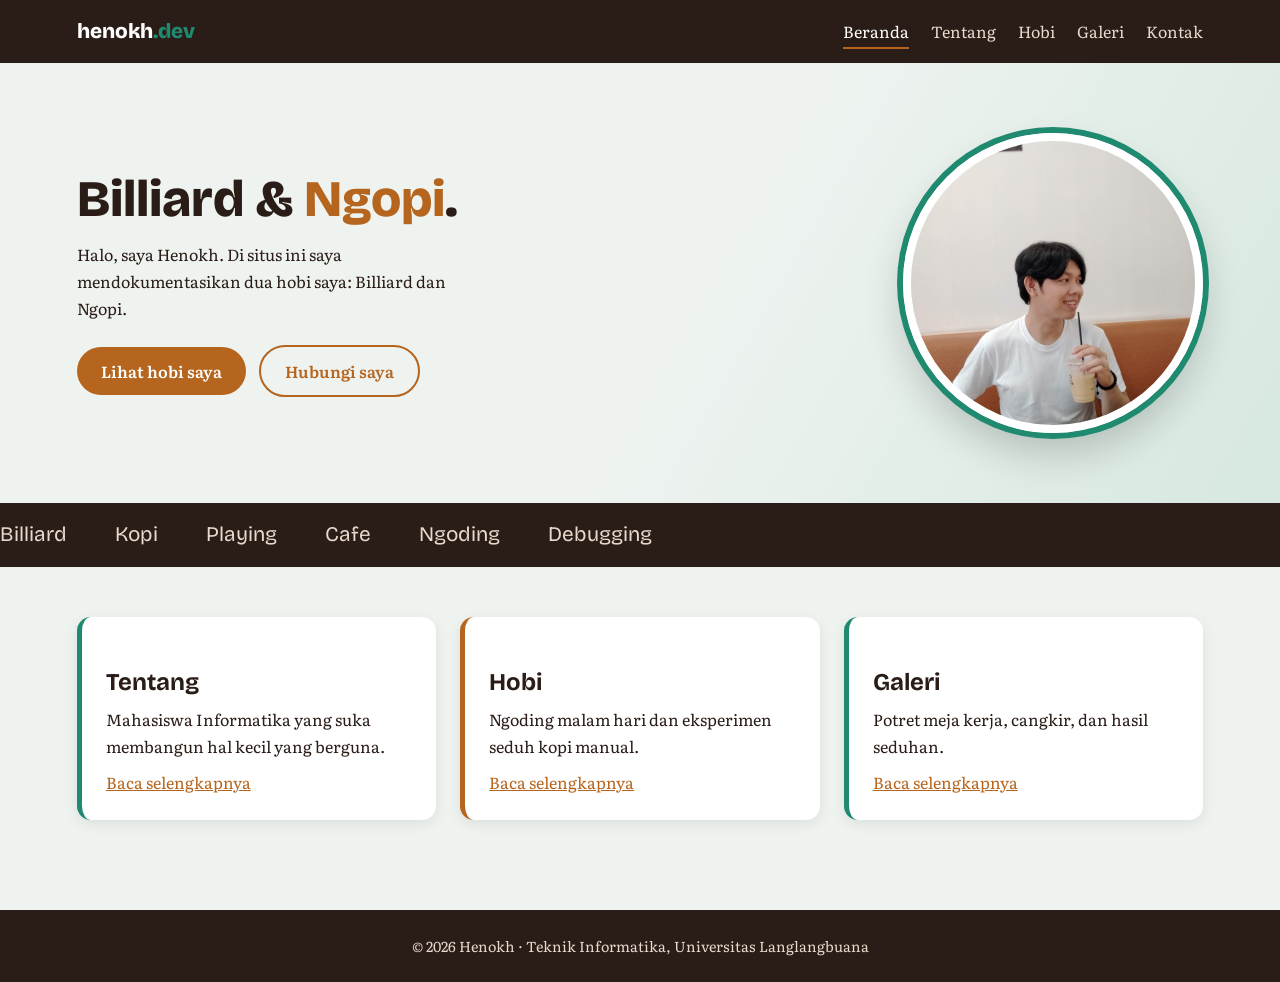
<file: index.html>
<!DOCTYPE html>
<html lang="id">
<head>
  <meta charset="UTF-8">
  <meta name="viewport" content="width=device-width, initial-scale=1.0">
  <title>Beranda | Henokh</title>
  <link rel="preconnect" href="https://fonts.googleapis.com">
  <link href="https://fonts.googleapis.com/css2?family=Bricolage+Grotesque:wght@500;800&family=Literata:wght@400;600&display=swap" rel="stylesheet">
  <!-- CSS EXTERNAL: file terpisah di folder css/ -->
  <link rel="stylesheet" href="css/style.css">
  <!-- CSS INTERNAL: aturan khusus halaman ini -->
  <style>
    /* khusus Beranda: efek bingkai foto bulat */
    .foto-bulat { width: 300px; height: 300px; border-radius: 50%; overflow: hidden;
                  border: 8px solid #fff; box-shadow: 0 0 0 6px #1F8A70, 0 20px 40px rgba(0,0,0,.2);
                  animation: melayang 4s ease-in-out infinite; flex-shrink: 0; }
    .foto-bulat img { width: 100%; height: 100%; object-fit: cover; }
    .marquee { overflow: hidden; background: #2A1C16; color: #E8D9CC; padding: 14px 0; }
    .marquee-isi { display: flex; gap: 48px; width: max-content; animation: geser 18s linear infinite; font-family: "Bricolage Grotesque", sans-serif; font-size: 1.3rem; }
    @keyframes geser { to { transform: translateX(-50%); } }
  </style>
</head>
<body>
  <header class="topbar">
    <a class="logo" href="index.html">henokh<span>.dev</span></a>
    <nav><ul class="menu"><li><a href="index.html" class="aktif">Beranda</a></li><li><a href="html/tentang.html">Tentang</a></li><li><a href="html/hobi.html">Hobi</a></li><li><a href="html/galeri.html">Galeri</a></li><li><a href="html/kontak.html">Kontak</a></li></ul></nav>
  </header>
  <main>

    <section class="hero">
      <div class="hero-teks">
        <h1> Billiard & <em>Ngopi</em>.</h1>
        <p>Halo, saya Henokh. Di situs ini saya mendokumentasikan dua hobi saya: Billiard dan Ngopi.</p>
        <a class="tombol" href="html/hobi.html">Lihat hobi saya</a>
        <!-- CSS INLINE: atribut style langsung pada elemen -->
        <a class="tombol" href="html/kontak.html" style="background:transparent; color:#B5651D; border:2px solid #B5651D; margin-left:10px;">Hubungi saya</a>
      </div>
      <div class="foto-bulat"><img src="img/foto-profil1.jpg" alt="Foto Henokh"></div>
    </section>
    <div class="marquee"><div class="marquee-isi"><span>Billiard</span><span>Kopi</span><span>Playing</span><span>Cafe</span><span>Ngoding</span><span>Debugging</span></div></div>
    <section class="kartu-grid">
      <article class="kartu"><h2>Tentang</h2><p>Mahasiswa Informatika yang suka membangun hal kecil yang berguna.</p><a href="html/tentang.html">Baca selengkapnya</a></article>
      <article class="kartu"><h2>Hobi</h2><p>Ngoding malam hari dan eksperimen seduh kopi manual.</p><a href="html/hobi.html">Baca selengkapnya</a></article>
      <article class="kartu"><h2>Galeri</h2><p>Potret meja kerja, cangkir, dan hasil seduhan.</p><a href="html/galeri.html">Baca selengkapnya</a></article>
    </section>
  </main>
  <footer class="footer"><p>&copy; 2026 Henokh &middot; Teknik Informatika, Universitas Langlangbuana</p></footer>
</body>
</html>
</file>
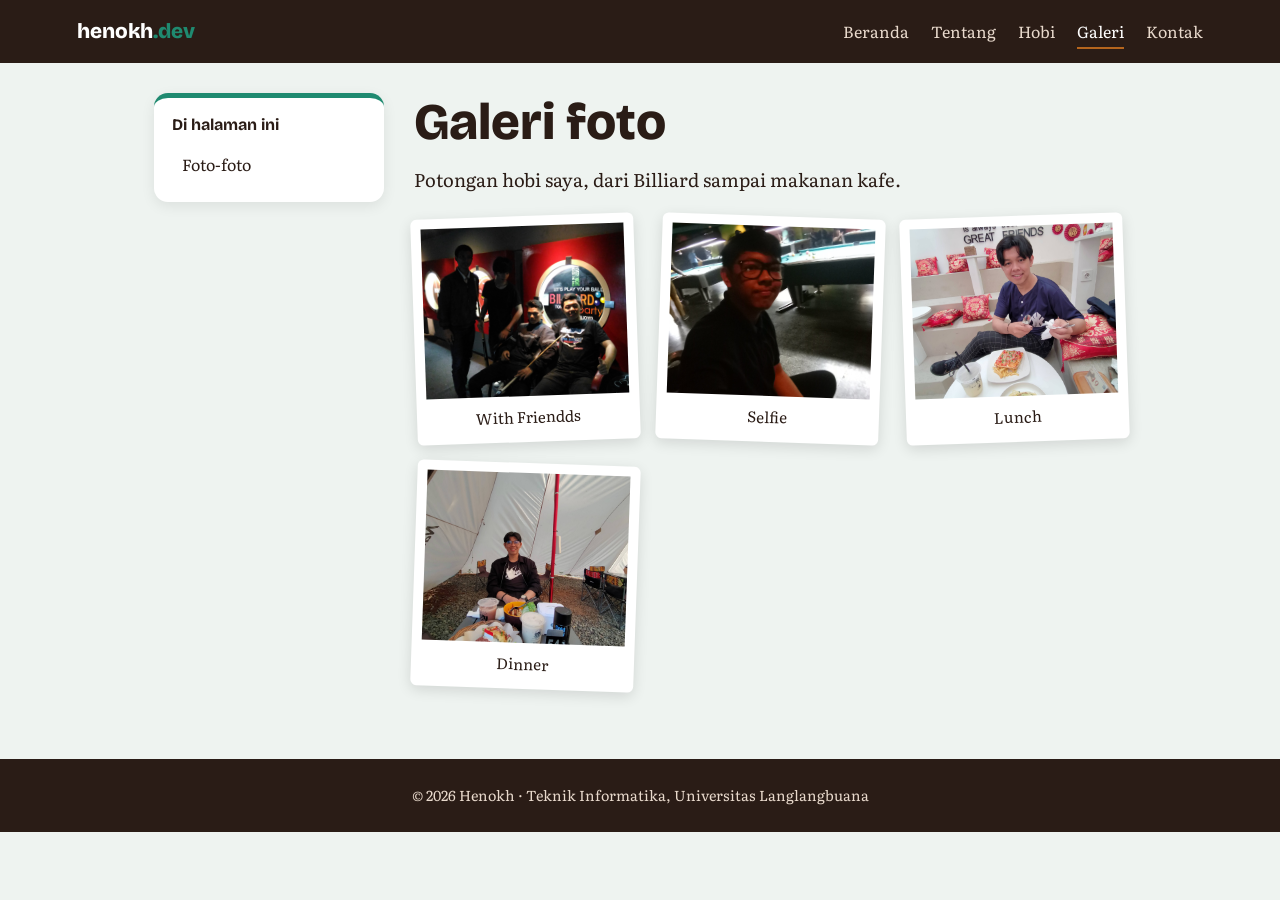
<file: html/galeri.html>
<!DOCTYPE html>
<html lang="id">
<head>
  <meta charset="UTF-8">
  <meta name="viewport" content="width=device-width, initial-scale=1.0">
  <title>Galeri | Henokh</title>
  <link rel="preconnect" href="https://fonts.googleapis.com">
  <link href="https://fonts.googleapis.com/css2?family=Bricolage+Grotesque:wght@500;800&family=Literata:wght@400;600&display=swap" rel="stylesheet">
  <!-- CSS EXTERNAL: file terpisah di folder css/ -->
  <link rel="stylesheet" href="../css/style.css">
  <!-- CSS INTERNAL: aturan khusus halaman ini -->
  <style>
    /* CSS INTERNAL: gaya polaroid */
    .galeri figure { background: #fff; padding: 10px 10px 4px; transform: rotate(-2deg); transition: transform .3s; }
    .galeri figure:nth-child(even) { transform: rotate(2deg); }
    .galeri figure:hover { transform: rotate(0) scale(1.04); }
  </style>
</head>
<body>
  <header class="topbar">
    <a class="logo" href="../index.html">henokh<span>.dev</span></a>
    <nav><ul class="menu"><li><a href="../index.html">Beranda</a></li><li><a href="tentang.html">Tentang</a></li><li><a href="hobi.html">Hobi</a></li><li><a href="galeri.html" class="aktif">Galeri</a></li><li><a href="kontak.html">Kontak</a></li></ul></nav>
  </header>
  <div class="layout"><aside class="sidebar"><h3>Di halaman ini</h3><ul><li><a href="#foto">Foto-foto</a></li></ul></aside><main class="isi">

      <section id="foto">
        <h1>Galeri foto</h1>
        <p class="lead">Potongan hobi saya, dari Billiard sampai makanan kafe.</p>
        <div class="galeri">
          <figure><img src="../img/hobi2.jpg" alt="Meja kerja"><figcaption>With Friendds</figcaption></figure>
          <figure><img src="../img/hobi3.jpg" alt="Cangkir kopi"><figcaption>Selfie</figcaption></figure>
          <figure><img src="../img/galeri_1.jpg" alt="Layar kode"><figcaption>Lunch</figcaption></figure>
          <figure><img src="../img/galeri_4.jpg" alt="Alat seduh"><figcaption>Dinner</figcaption></figure>
        </div>
      </section>
  </main></div>
  <footer class="footer"><p>&copy; 2026 Henokh &middot; Teknik Informatika, Universitas Langlangbuana</p></footer>
</body>
</html>
</file>
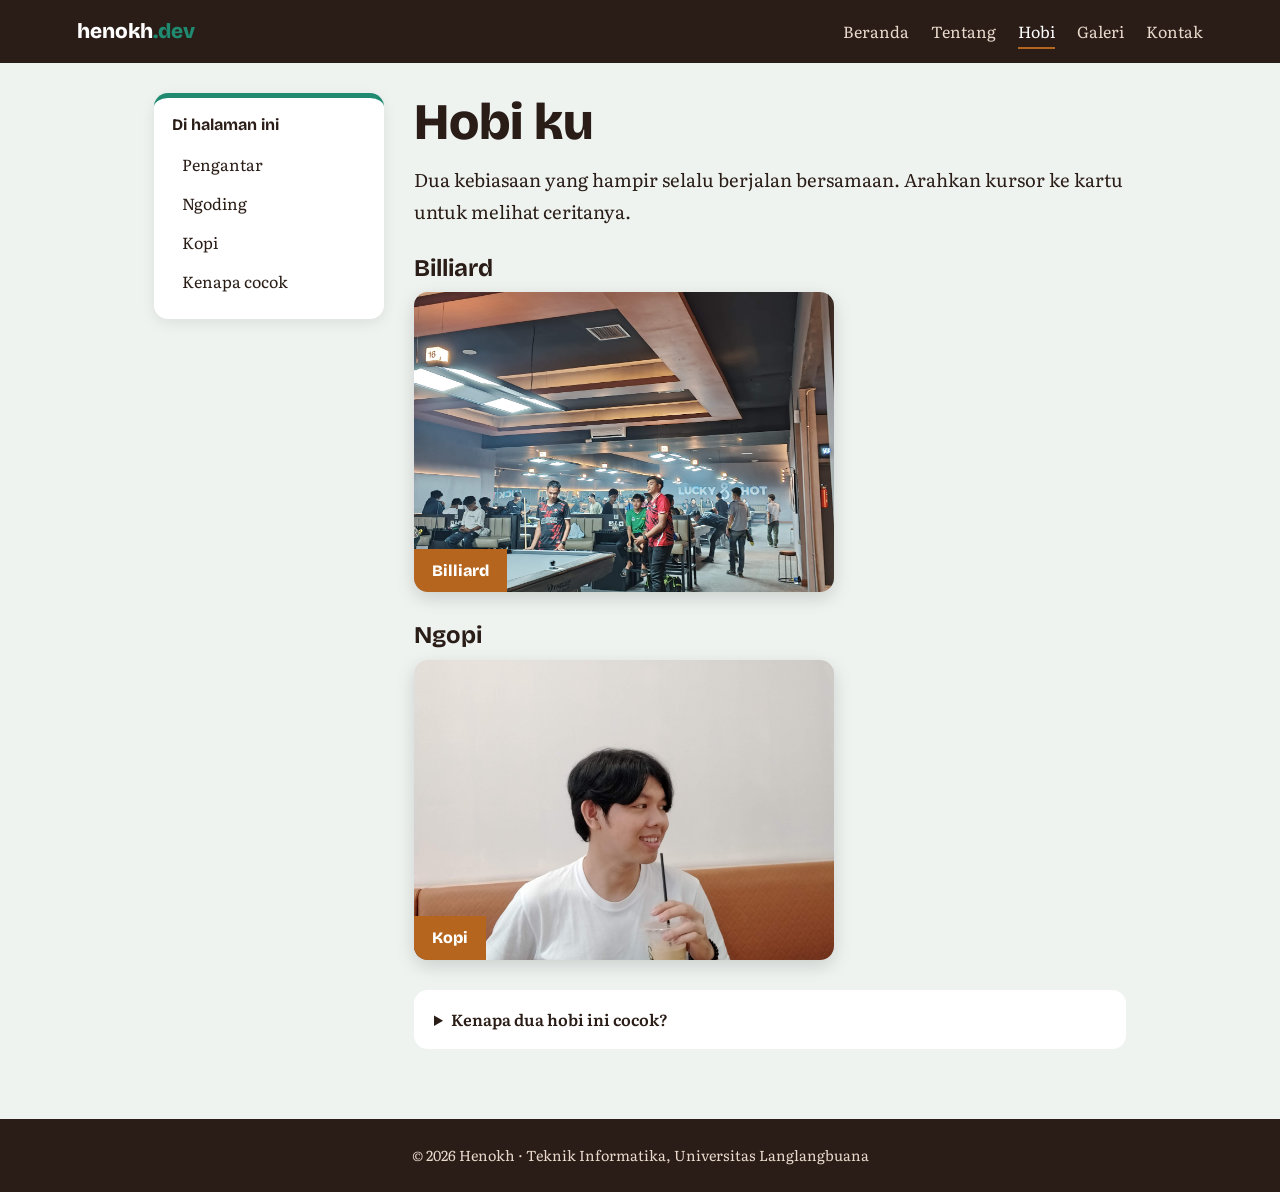
<file: html/hobi.html>
<!DOCTYPE html>
<html lang="id">
<head>
  <meta charset="UTF-8">
  <meta name="viewport" content="width=device-width, initial-scale=1.0">
  <title>Hobi | Henokh</title>
  <link rel="preconnect" href="https://fonts.googleapis.com">
  <link href="https://fonts.googleapis.com/css2?family=Bricolage+Grotesque:wght@500;800&family=Literata:wght@400;600&display=swap" rel="stylesheet">
  <!-- CSS EXTERNAL: file terpisah di folder css/ -->
  <link rel="stylesheet" href="../css/style.css">
  <!-- CSS INTERNAL: aturan khusus halaman ini -->
  <style>
    /* CSS INTERNAL: kartu yang bisa dibalik (3D flip) */
    .flip { perspective: 1000px; width: 100%; max-width: 420px; height: 300px; margin-bottom: 30px; }
    .flip-dalam { position: relative; width: 100%; height: 100%; transition: transform .7s; transform-style: preserve-3d; }
    .flip:hover .flip-dalam { transform: rotateY(180deg); }
    .flip-depan, .flip-belakang { position: absolute; inset: 0; border-radius: 14px; backface-visibility: hidden; overflow: hidden; box-shadow: 0 6px 18px rgba(0,0,0,.15); }
    .flip-depan img { width: 100%; height: 100%; object-fit: cover; }
    .flip-depan span { position: absolute; left: 0; bottom: 0; padding: 8px 18px; background: #B5651D; color: #fff; font-family: "Bricolage Grotesque", sans-serif; font-weight: 800; }
    .flip-belakang { transform: rotateY(180deg); background: #fff; padding: 20px; overflow: auto; }
  </style>
</head>
<body>
  <header class="topbar">
    <a class="logo" href="../index.html">henokh<span>.dev</span></a>
    <nav><ul class="menu"><li><a href="../index.html">Beranda</a></li><li><a href="tentang.html">Tentang</a></li><li><a href="hobi.html" class="aktif">Hobi</a></li><li><a href="galeri.html">Galeri</a></li><li><a href="kontak.html">Kontak</a></li></ul></nav>
  </header>
  <div class="layout"><aside class="sidebar"><h3>Di halaman ini</h3><ul><li><a href="#intro">Pengantar</a></li><li><a href="#ngoding">Ngoding</a></li><li><a href="#kopi">Kopi</a></li><li><a href="#alasan">Kenapa cocok</a></li></ul></aside><main class="isi">

      <section id="intro">
        <h1>Hobi ku</h1>
        <p class="lead">Dua kebiasaan yang hampir selalu berjalan bersamaan. Arahkan kursor ke kartu untuk melihat ceritanya.</p>
      </section>
      <section id="ngoding">
        <h2>Billiard</h2>
        <div class="flip">
          <div class="flip-dalam">
            <div class="flip-depan"><img src="../img/hobi1.jpg" alt="Foto saya sedang ngoding"><span>Billiard</span></div>
            <div class="flip-belakang">
              <p>Billiard adalah salah satu hobi saya yang begitu menyenangkan</p>
            </div>
          </div>
        </div>
      </section>
      <section id="kopi">
        <h2>Ngopi</h2>
        <div class="flip">
          <div class="flip-dalam">
            <div class="flip-depan"><img src="../img/foto-profil1.jpg" alt="Foto saya menyeduh kopi"><span>Kopi</span></div>
            <div class="flip-belakang">
              <p>Rasanya berubah tergantung gilingan, suhu air, dan waktu seduh.</p>
              <ul class="cek"><li>Timbang biji kopi</li><li>Giling sesuai metode seduh</li><li>Seduh perlahan dan catat hasilnya</li></ul>
            </div>
          </div>
        </div>
      </section>
      <details class="detail" id="alasan">
        <summary>Kenapa dua hobi ini cocok?</summary>
        <p>Keduanya sama-sama soal eksperimen kecil: ubah satu hal, lihat hasilnya, lalu perbaiki.</p>
      </details>
  </main></div>
  <footer class="footer"><p>&copy; 2026 Henokh &middot; Teknik Informatika, Universitas Langlangbuana</p></footer>
</body>
</html>
</file>
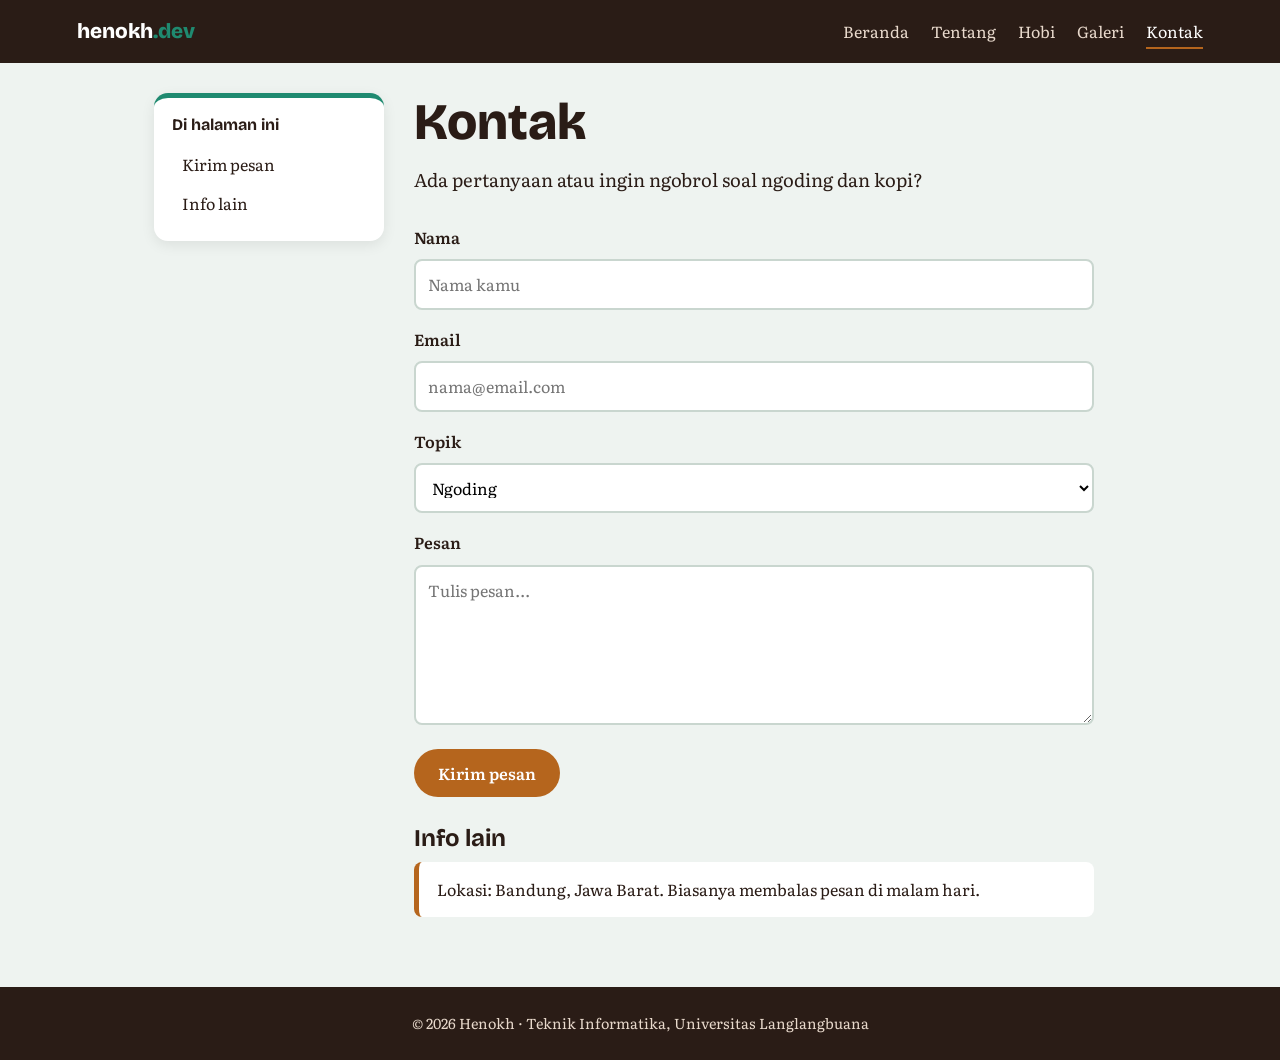
<file: html/kontak.html>
<!DOCTYPE html>
<html lang="id">
<head>
  <meta charset="UTF-8">
  <meta name="viewport" content="width=device-width, initial-scale=1.0">
  <title>Kontak | Henokh</title>
  <link rel="preconnect" href="https://fonts.googleapis.com">
  <link href="https://fonts.googleapis.com/css2?family=Bricolage+Grotesque:wght@500;800&family=Literata:wght@400;600&display=swap" rel="stylesheet">
  <!-- CSS EXTERNAL: file terpisah di folder css/ -->
  <link rel="stylesheet" href="../css/style.css">
  <!-- CSS INTERNAL: aturan khusus halaman ini -->
  <style>
    .isi { max-width: 680px; }
  </style>
</head>
<body>
  <header class="topbar">
    <a class="logo" href="../index.html">henokh<span>.dev</span></a>
    <nav><ul class="menu"><li><a href="../index.html">Beranda</a></li><li><a href="tentang.html">Tentang</a></li><li><a href="hobi.html">Hobi</a></li><li><a href="galeri.html">Galeri</a></li><li><a href="kontak.html" class="aktif">Kontak</a></li></ul></nav>
  </header>
  <div class="layout"><aside class="sidebar"><h3>Di halaman ini</h3><ul><li><a href="#form">Kirim pesan</a></li><li><a href="#info">Info lain</a></li></ul></aside><main class="isi">

      <section id="form">
        <h1>Kontak</h1>
        <p class="lead">Ada pertanyaan atau ingin ngobrol soal ngoding dan kopi?</p>
        <form class="form" action="#" method="post">
          <label for="nama">Nama</label>
          <input type="text" id="nama" name="nama" placeholder="Nama kamu" required>
          <label for="email">Email</label>
          <input type="email" id="email" name="email" placeholder="nama@email.com" required>
          <label for="topik">Topik</label>
          <select id="topik" name="topik"><option>Ngoding</option><option>Kopi</option><option>Lainnya</option></select>
          <label for="pesan">Pesan</label>
          <textarea id="pesan" name="pesan" rows="5" placeholder="Tulis pesan..."></textarea>
          <button type="submit" class="tombol">Kirim pesan</button>
        </form>
      </section>
      <section id="info">
        <h2>Info lain</h2>
        <!-- CSS INLINE -->
        <p style="background:#fff; padding:14px 18px; border-left:5px solid #B5651D; border-radius:8px;">Lokasi: Bandung, Jawa Barat. Biasanya membalas pesan di malam hari.</p>
      </section>
  </main></div>
  <footer class="footer"><p>&copy; 2026 Henokh &middot; Teknik Informatika, Universitas Langlangbuana</p></footer>
</body>
</html>
</file>
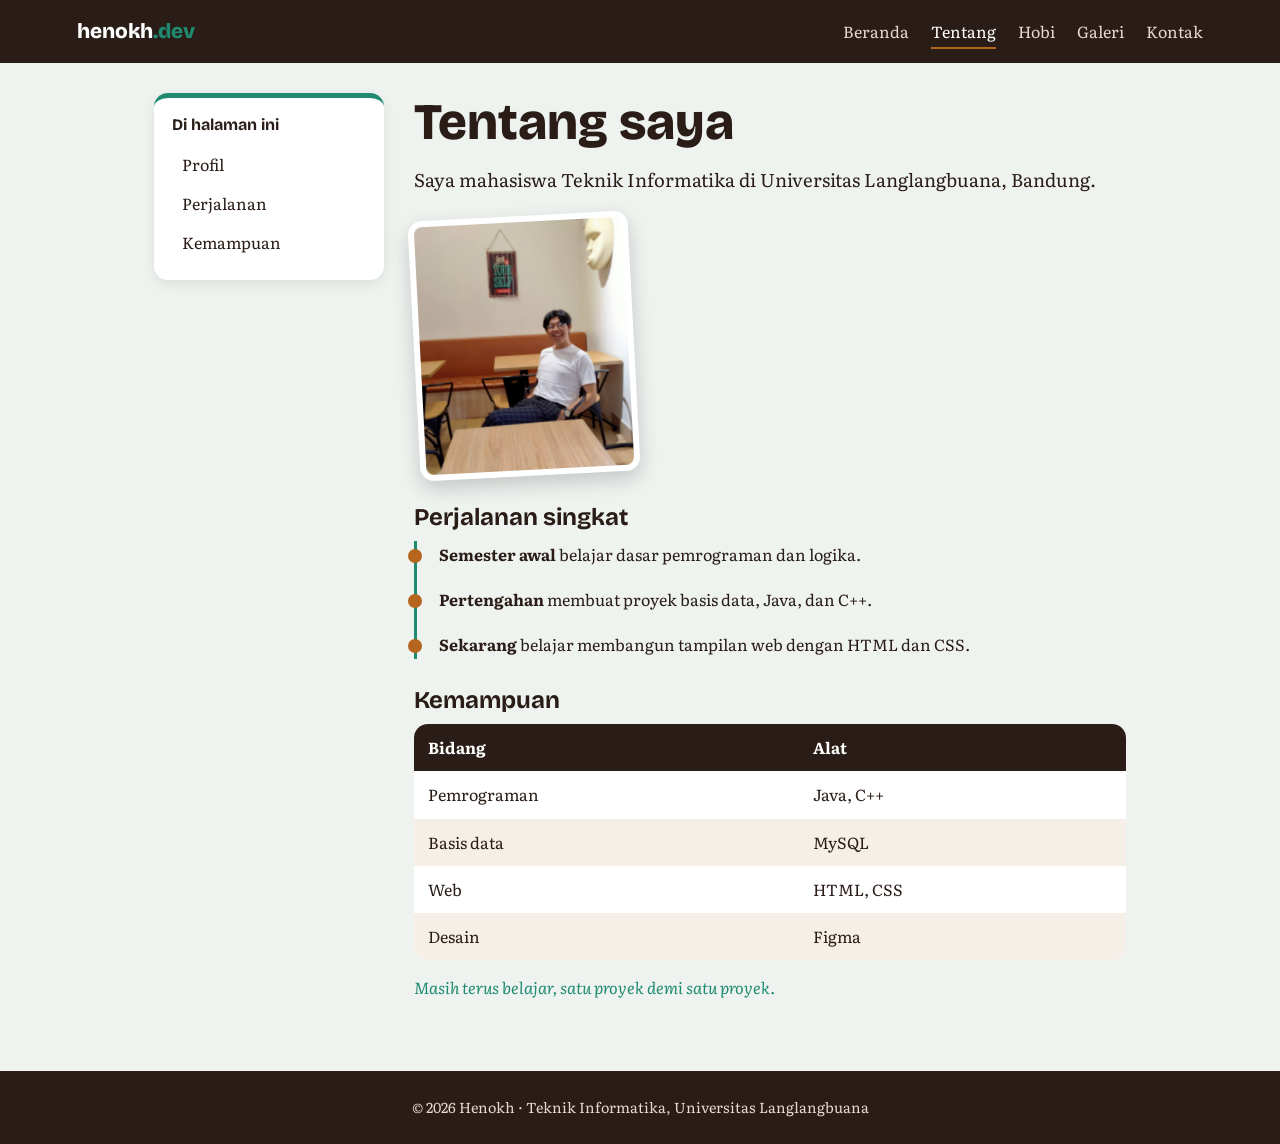
<file: html/tentang.html>
<!DOCTYPE html>
<html lang="id">
<head>
  <meta charset="UTF-8">
  <meta name="viewport" content="width=device-width, initial-scale=1.0">
  <title>Tentang | Henokh</title>
  <link rel="preconnect" href="https://fonts.googleapis.com">
  <link href="https://fonts.googleapis.com/css2?family=Bricolage+Grotesque:wght@500;800&family=Literata:wght@400;600&display=swap" rel="stylesheet">
  <!-- CSS EXTERNAL: file terpisah di folder css/ -->
  <link rel="stylesheet" href="../css/style.css">
  <!-- CSS INTERNAL: aturan khusus halaman ini -->
  <style>
    .foto-persegi { width: 220px; height: 260px; object-fit: cover; border-radius: 14px; border: 6px solid #fff; box-shadow: 0 8px 20px rgba(0,0,0,.18); transform: rotate(-3deg); }
  </style>
</head>
<body>
  <header class="topbar">
    <a class="logo" href="../index.html">henokh<span>.dev</span></a>
    <nav><ul class="menu"><li><a href="../index.html">Beranda</a></li><li><a href="tentang.html" class="aktif">Tentang</a></li><li><a href="hobi.html">Hobi</a></li><li><a href="galeri.html">Galeri</a></li><li><a href="kontak.html">Kontak</a></li></ul></nav>
  </header>
  <div class="layout"><aside class="sidebar"><h3>Di halaman ini</h3><ul><li><a href="#profil">Profil</a></li><li><a href="#perjalanan">Perjalanan</a></li><li><a href="#kemampuan">Kemampuan</a></li></ul></aside><main class="isi">

      <section id="profil">
        <h1>Tentang saya</h1>
        <p class="lead">Saya mahasiswa Teknik Informatika di Universitas Langlangbuana, Bandung.</p>
        <img class="foto-persegi" src="../img/galeri_2.jpg" alt="Foto Henokh">
      </section>
      <section id="perjalanan">
        <h2>Perjalanan singkat</h2>
        <ol class="timeline">
          <li><strong>Semester awal</strong> belajar dasar pemrograman dan logika.</li>
          <li><strong>Pertengahan</strong> membuat proyek basis data, Java, dan C++.</li>
          <li><strong>Sekarang</strong> belajar membangun tampilan web dengan HTML dan CSS.</li>
        </ol>
      </section>
      <section id="kemampuan">
        <h2>Kemampuan</h2>
        <table class="tabel">
          <thead><tr><th>Bidang</th><th>Alat</th></tr></thead>
          <tbody>
            <tr><td>Pemrograman</td><td>Java, C++</td></tr>
            <tr><td>Basis data</td><td>MySQL</td></tr>
            <tr><td>Web</td><td>HTML, CSS</td></tr>
            <tr><td>Desain</td><td>Figma</td></tr>
          </tbody>
        </table>
        <!-- CSS INLINE -->
        <p style="margin-top:14px; font-style:italic; color:#1F8A70;">Masih terus belajar, satu proyek demi satu proyek.</p>
      </section>
  </main></div>
  <footer class="footer"><p>&copy; 2026 Henokh &middot; Teknik Informatika, Universitas Langlangbuana</p></footer>
</body>
</html>
</file>
<file: css/style.css>
/* =====================================================
   CSS EXTERNAL - css/style.css
   Dipakai oleh semua halaman (index.html + folder html/)
   ===================================================== */

/* 1. CSS VARIABLES */
:root {
  --bg: #EEF3F0;
  --teks: #2A1C16;
  --aksen: #B5651D;
  --kode: #1F8A70;
  --kartu: #FFFFFF;
  --radius: 14px;
  --font-judul: "Bricolage Grotesque", sans-serif;
  --font-isi: "Literata", Georgia, serif;
}

/* 2. RESET & BOX MODEL */
* { margin: 0; padding: 0; box-sizing: border-box; }
html { scroll-behavior: smooth; }

/* 3. SELECTOR ELEMEN */
body { font-family: var(--font-isi); background: var(--bg); color: var(--teks); line-height: 1.7; }
h1, h2, h3 { font-family: var(--font-judul); line-height: 1.15; }
h1 { font-size: clamp(2rem, 5vw, 3.2rem); font-weight: 800; margin-bottom: 12px; }
h2 { font-size: 1.5rem; margin: 28px 0 10px; }
a { color: var(--aksen); }
img { max-width: 100%; display: block; }
section { scroll-margin-top: 80px; }

/* 4. NAVBAR: position sticky + flexbox */
.topbar { position: sticky; top: 0; z-index: 10; display: flex; justify-content: space-between; align-items: center; padding: 14px 6%; background: var(--teks); }
.logo { font-family: var(--font-judul); font-weight: 800; font-size: 1.3rem; color: #fff; text-decoration: none; }
.logo span { color: var(--kode); }
.menu { display: flex; gap: 22px; list-style: none; }
.menu a { color: #E8D9CC; text-decoration: none; padding-bottom: 4px; border-bottom: 2px solid transparent; transition: border-color .25s, color .25s; }
.menu a:hover, .menu a.aktif { color: #fff; border-bottom-color: var(--aksen); }

/* 5. LAYOUT ala W3Schools: sidebar kiri + isi kanan (CSS Grid) */
.layout { display: grid; grid-template-columns: 230px 1fr; gap: 30px; max-width: 1100px; margin: 0 auto; padding: 30px 5%; }
.sidebar { position: sticky; top: 80px; align-self: start; background: var(--kartu); padding: 18px; border-radius: var(--radius); border-top: 5px solid var(--kode); box-shadow: 0 4px 14px rgba(0,0,0,.08); }
.sidebar h3 { font-size: 1rem; margin-bottom: 10px; }
.sidebar ul { list-style: none; }
.sidebar a { display: block; padding: 6px 10px; border-radius: 6px; text-decoration: none; color: var(--teks); transition: background .2s, padding-left .2s; }
.sidebar a:hover { background: #E3F1EA; padding-left: 16px; }
.isi { min-width: 0; }
.lead { font-size: 1.15rem; margin-bottom: 20px; }

/* 6. HERO (Beranda): flexbox + gradient + animation */
.hero { display: flex; align-items: center; justify-content: space-between; gap: 40px; padding: 70px 6%; background: linear-gradient(120deg, #EEF3F0 55%, #D6E8DF); }
.hero-teks { flex: 1; max-width: 520px; }
.hero-teks p { margin-bottom: 22px; max-width: 46ch; }
.hero-teks em { font-style: normal; color: var(--aksen); }
@keyframes melayang { 0%, 100% { transform: translateY(0); } 50% { transform: translateY(-14px); } }

/* 7. TOMBOL: transition + transform */
.tombol { display: inline-block; border: none; cursor: pointer; background: var(--aksen); color: #fff; padding: 12px 24px; border-radius: 999px; font: 600 1rem var(--font-isi); text-decoration: none; transition: transform .2s, box-shadow .2s; }
.tombol:hover { transform: translateY(-3px); box-shadow: 0 8px 18px rgba(181,101,29,.35); }

/* 8. KARTU (grid) */
.kartu-grid { display: grid; grid-template-columns: repeat(3, 1fr); gap: 24px; padding: 50px 6%; }
.kartu { background: var(--kartu); padding: 24px; border-radius: var(--radius); border-left: 5px solid var(--kode); box-shadow: 0 4px 14px rgba(0,0,0,.08); }
.kartu:nth-child(2) { border-left-color: var(--aksen); }
.kartu a { display: inline-block; margin-top: 8px; }

/* 9. TIMELINE: pseudo-element ::before */
.timeline { list-style: none; border-left: 3px solid var(--kode); padding-left: 22px; }
.timeline li { position: relative; margin-bottom: 18px; }
.timeline li::before { content: ""; position: absolute; left: -31px; top: 8px; width: 14px; height: 14px; border-radius: 50%; background: var(--aksen); }

/* 10. TABEL */
.tabel { width: 100%; border-collapse: collapse; background: var(--kartu); border-radius: var(--radius); overflow: hidden; }
.tabel th { background: var(--teks); color: #fff; text-align: left; }
.tabel th, .tabel td { padding: 10px 14px; }
.tabel tbody tr:nth-child(even) { background: #F5EFE8; }
.tabel tbody tr:hover { background: #E3F1EA; }

/* 11. BLOK KODE, DAFTAR, DETAIL */
.kode { background: #12211C; color: #9BF0CF; padding: 12px; border-radius: 8px; overflow-x: auto; margin-top: 10px; font-size: .85rem; }
.cek { list-style: none; margin-top: 10px; }
.cek li::before { content: "\2713  "; color: var(--kode); font-weight: 800; }
.detail { margin-top: 28px; background: var(--kartu); padding: 16px 20px; border-radius: var(--radius); }
.detail summary { cursor: pointer; font-weight: 600; }

/* 12. GALERI: grid + object-fit + hover zoom */
.galeri { display: grid; grid-template-columns: repeat(auto-fit, minmax(210px, 1fr)); gap: 22px; }
.galeri figure { overflow: hidden; border-radius: 6px; box-shadow: 0 4px 14px rgba(0,0,0,.12); }
.galeri img { width: 100%; height: 170px; object-fit: cover; }
.galeri figcaption { padding: 8px 6px; font-size: .95rem; text-align: center; }

/* 13. FORM: selector atribut + :focus */
.form { display: flex; flex-direction: column; gap: 8px; }
.form label { font-weight: 600; margin-top: 8px; }
.form input[type="text"], .form input[type="email"], .form select, .form textarea { padding: 10px 12px; border: 2px solid #C9D6CF; border-radius: 8px; font: inherit; background: #fff; transition: border-color .2s; }
.form input:focus, .form select:focus, .form textarea:focus { outline: none; border-color: var(--aksen); }
.form .tombol { margin-top: 16px; align-self: flex-start; }

/* 14. FOOTER */
.footer { text-align: center; padding: 24px; background: var(--teks); color: #E8D9CC; font-size: .9rem; margin-top: 40px; }

/* 15. RESPONSIVE: media query */
@media (max-width: 800px) {
  .topbar { flex-direction: column; gap: 10px; }
  .menu { gap: 14px; flex-wrap: wrap; justify-content: center; }
  .hero { flex-direction: column-reverse; text-align: center; padding: 40px 6%; }
  .kartu-grid { grid-template-columns: 1fr; }
  .layout { grid-template-columns: 1fr; }
  .sidebar { position: static; }
}
@media (prefers-reduced-motion: reduce) { * { animation: none !important; transition: none !important; } }
</file>
